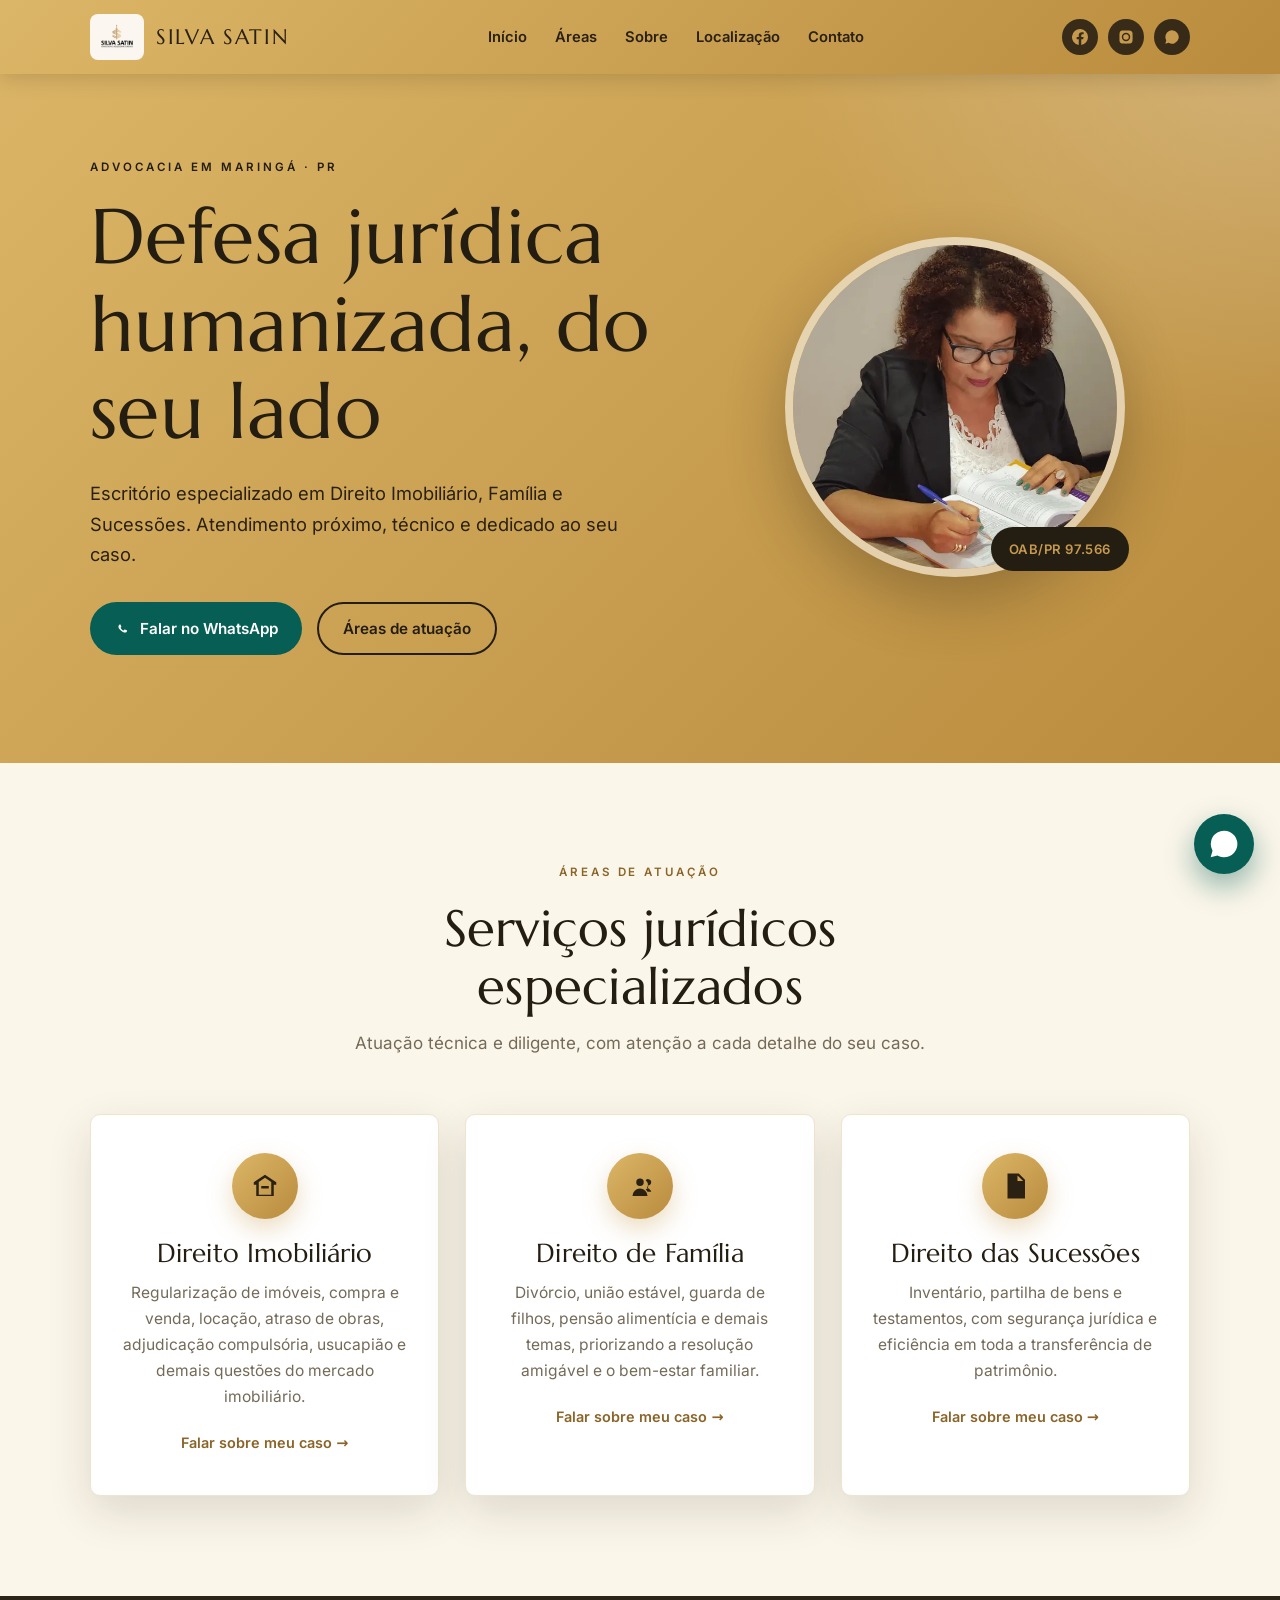
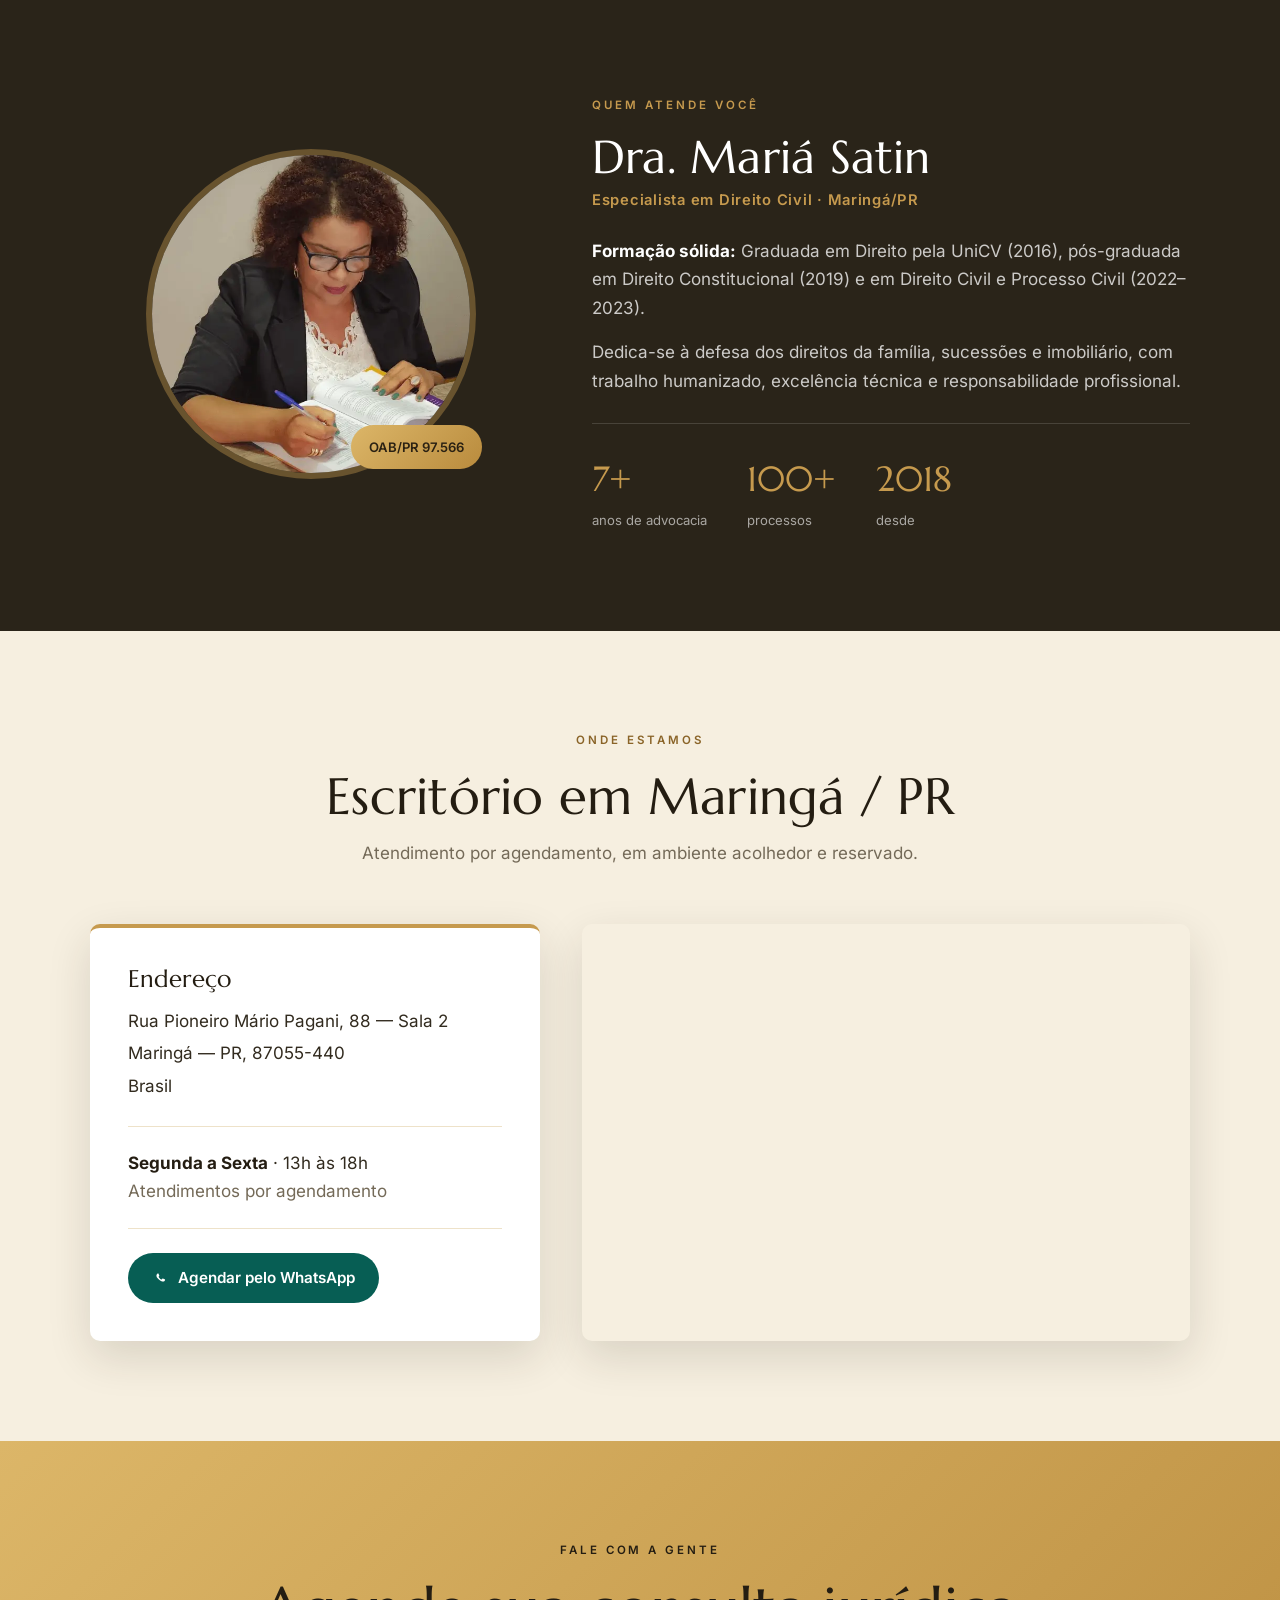
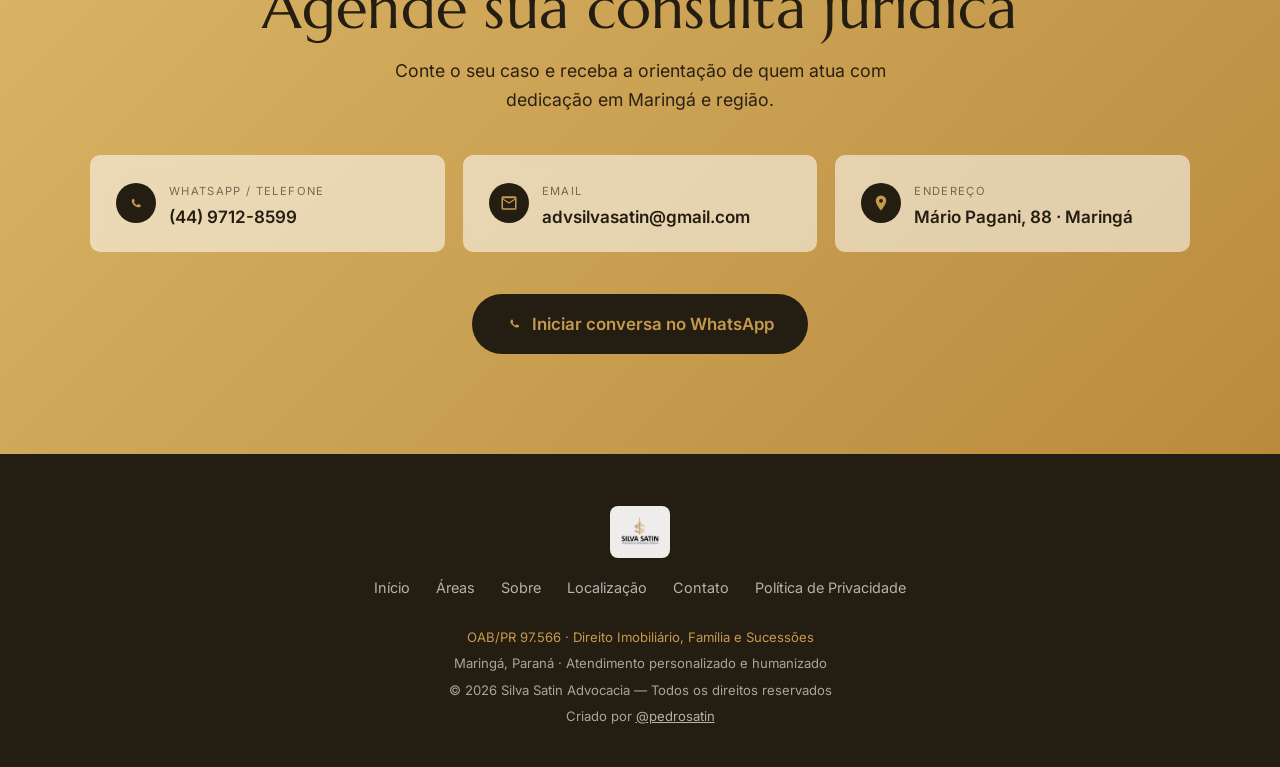
<file: index.html>
<!DOCTYPE html>
<html lang="pt-BR">
  <head>
    <meta charset="UTF-8" />
    <meta name="viewport" content="width=device-width, initial-scale=1.0" />

    <meta
      name="keywords"
      content="advocacia, direito das sucessões, direito imobiliário, direito de família, Silva Satin, Maringá, Paraná, advogada, sol nascente"
    />
    <meta name="author" content="Silva Satin Advocacia" />
    <meta
      name="description"
      content="Silva Satin Advocacia - Especialistas em Direito Imobiliário, Família e Sucessões em Maringá e região, Paraná. Atendimento personalizado."
    />
    <meta
      property="og:title"
      content="Silva Satin Advocacia - Maringá e região"
    />
    <meta
      name="og:description"
      content="Silva Satin Advocacia - Especialistas em Direito Imobiliário, Família e Sucessões. Atendimento personalizado em Maringá, Paraná. Escritório localizado no Conjunto Sol Nascente."
    />
    <meta
      property="og:image"
      content="https://silvasatin.adv.br/assets/logo.webp"
    />
    <meta property="og:image:width" content="200" />
    <meta property="og:image:height" content="200" />
    <meta property="og:url" content="https://silvasatin.adv.br/" />
    <meta property="og:type" content="website" />
    <meta property="og:locale" content="pt_BR" />
    <meta
      property="twitter:image"
      content="https://silvasatin.adv.br/assets/logo.webp"
    />
    <meta
      property="twitter:title"
      content="Silva Satin Advocacia - Maringá e região"
    />
    <meta name="twitter:card" content="summary" />
    <meta
      property="twitter:description"
      content="Silva Satin Advocacia - Especialistas em Direito Imobiliário, Família e Sucessões. Atendimento personalizado em Maringá, Paraná. Escritório localizado no Conjunto Sol Nascente."
    />
    <meta name="robots" content="index, follow" />
    <meta name="geo.region" content="BR-PR" />
    <meta name="geo.placename" content="Maringá" />
    <link rel="canonical" href="https://silvasatin.adv.br/" />
    <link rel="sitemap" type="application/xml" href="/sitemap.xml" />

    <link
      rel="apple-touch-icon"
      sizes="180x180"
      href="./apple-touch-icon.png"
    />
    <link
      rel="icon"
      type="image/png"
      sizes="32x32"
      href="./favicon-32x32.png"
    />
    <link
      rel="icon"
      type="image/png"
      sizes="16x16"
      href="./favicon-16x16.png"
    />
    <link rel="manifest" href="./site.webmanifest" />
    <link rel="mask-icon" href="./safari-pinned-tab.svg" color="#d2ab70" />
    <meta name="msapplication-TileColor" content="#d2ab70" />
    <meta name="theme-color" content="#d2ab70" />

    <title>Silva Satin Advocacia | Família, Imóveis e Sucessões em Maringá</title>

    <script type="application/ld+json">
      {
        "@context": "https://schema.org",
        "@type": "LegalService",
        "name": "Silva Satin Advocacia",
        "alternateName": "Silva Satin Advogados e Associados",
        "description": "Escritório de advocacia especializado em Direito Imobiliário, Família e Sucessões em Maringá, Paraná. Atendimento personalizado com experiência em centenas de processos.",
        "url": "https://silvasatin.adv.br/",
        "logo": "https://silvasatin.adv.br/assets/logo.webp",
        "image": "https://silvasatin.adv.br/assets/advogada.webp",
        "telephone": "+55-44-9712-8599",
        "email": "advsilvasatin@gmail.com",
        "address": {
          "@type": "PostalAddress",
          "streetAddress": "Rua Pioneiro Mário Pagani, 88 Sala 2",
          "addressLocality": "Maringá",
          "addressRegion": "PR",
          "postalCode": "87055-440",
          "addressCountry": "BR"
        },
        "geo": {
          "@type": "GeoCoordinates",
          "latitude": "-23.459078",
          "longitude": "-51.916735"
        },
        "openingHours": "Mo-Fr 13:00-18:00",
        "areaServed": {
          "@type": "Place",
          "name": "Maringá e região, Paraná"
        },
        "serviceType": [
          "Direito Imobiliário",
          "Direito de Família",
          "Direito das Sucessões"
        ],
        "founder": {
          "@type": "Person",
          "name": "Mariá Satin",
          "jobTitle": "Advogada",
          "memberOf": {
            "@type": "Organization",
            "name": "OAB/PR",
            "identifier": "97.566"
          }
        },
        "sameAs": [
          "https://www.facebook.com/advocaciaeassessoriasilvasatin",
          "https://www.instagram.com/silvasatinadvocacia"
        ]
      }
    </script>

    <meta name="classification" content="Escritório de Advocacia" />
    <meta name="category" content="Serviços Jurídicos" />
    <meta name="coverage" content="Maringá, Paraná, Brasil" />
    <meta name="distribution" content="Global" />
    <meta name="rating" content="General" />
    <meta name="revisit-after" content="7 days" />
    <meta name="expires" content="never" />
    <meta name="language" content="pt-BR" />
    <meta
      name="googlebot"
      content="index, follow, max-snippet:-1, max-image-preview:large, max-video-preview:-1"
    />
    <meta name="bingbot" content="index, follow" />

    <link rel="preload" href="assets/fontes/inter-latin.woff2" as="font" type="font/woff2" crossorigin />
    <link rel="preload" href="assets/fontes/marcellus-latin.woff2" as="font" type="font/woff2" crossorigin />
    <link rel="stylesheet" href="styles.css" />
  </head>
  <body>
    <svg xmlns="http://www.w3.org/2000/svg" style="display:none">
      <symbol id="ic-whatsapp" viewBox="0 0 24 24"><path d="M17.5 14.4c-.3-.1-1.8-.9-2-1-.3-.1-.5-.1-.7.1-.2.3-.7.9-.9 1.1-.2.2-.3.2-.6.1-.3-.1-1.2-.5-2.3-1.4-.9-.8-1.4-1.7-1.6-2-.2-.3 0-.5.1-.6l.5-.5c.1-.2.2-.3.3-.5.1-.2 0-.4 0-.5s-.7-1.6-.9-2.2c-.2-.6-.5-.5-.7-.5h-.6c-.2 0-.5.1-.8.4-.3.3-1 1-1 2.5s1.1 2.9 1.2 3.1c.2.2 2.1 3.2 5.1 4.5.7.3 1.3.5 1.7.6.7.2 1.4.2 1.9.1.6-.1 1.8-.7 2-1.4.3-.7.3-1.3.2-1.4-.1-.1-.3-.2-.6-.3zM12 2a10 10 0 00-8.6 15L2 22l5.1-1.3A10 10 0 1012 2z"/></symbol>
      <symbol id="ic-whatsapp-glyph" viewBox="0 0 24 24"><path d="M17.5 14.4c-.3-.1-1.8-.9-2-1-.3-.1-.5-.1-.7.1-.2.3-.7.9-.9 1.1-.2.2-.3.2-.6.1-.3-.1-1.2-.5-2.3-1.4-.9-.8-1.4-1.7-1.6-2-.2-.3 0-.5.1-.6l.5-.5c.1-.2.2-.3.3-.5.1-.2 0-.4 0-.5s-.7-1.6-.9-2.2c-.2-.6-.5-.5-.7-.5h-.6c-.2 0-.5.1-.8.4-.3.3-1 1-1 2.5s1.1 2.9 1.2 3.1c.2.2 2.1 3.2 5.1 4.5.7.3 1.3.5 1.7.6.7.2 1.4.2 1.9.1.6-.1 1.8-.7 2-1.4.3-.7.3-1.3.2-1.4-.1-.1-.3-.2-.6-.3z"/></symbol>
    </svg>
    <header>
      <div class="wrap nav">
        <a href="#inicio" class="brand"><img src="./assets/logo.webp" width="200" height="200" alt="Silva Satin Advocacia" /><span class="bname">SILVA SATIN</span></a>
        <nav class="menu"><a href="#inicio">Início</a><a href="#areas">Áreas</a><a href="#sobre">Sobre</a><a href="#local">Localização</a><a href="#contato">Contato</a></nav>
        <div class="nav-side">
          <div class="socials">
            <a href="#" aria-label="Facebook"><svg viewBox="0 0 24 24"><path d="M24 12a12 12 0 10-13.9 11.9v-8.4H7v-3.5h3.1V9.4c0-3 1.8-4.7 4.6-4.7 1.3 0 2.7.2 2.7.2v3h-1.5c-1.5 0-2 .9-2 1.9v2.2h3.4l-.5 3.5h-2.9v8.4A12 12 0 0024 12z"/></svg></a>
            <a href="#" aria-label="Instagram"><svg viewBox="0 0 24 24"><path d="M12 2.2c3.2 0 3.6 0 4.9.1 1.2.1 1.8.3 2.2.4.6.2 1 .5 1.4.9.4.4.7.8.9 1.4.2.4.4 1 .4 2.2.1 1.3.1 1.7.1 4.9s0 3.6-.1 4.9c-.1 1.2-.3 1.8-.4 2.2-.2.6-.5 1-.9 1.4-.4.4-.8.7-1.4.9-.4.2-1 .4-2.2.4-1.3.1-1.7.1-4.9.1s-3.6 0-4.9-.1c-1.2-.1-1.8-.3-2.2-.4-.6-.2-1-.5-1.4-.9-.4-.4-.7-.8-.9-1.4-.2-.4-.4-1-.4-2.2C2.2 15.6 2.2 15.2 2.2 12s0-3.6.1-4.9c.1-1.2.3-1.8.4-2.2.2-.6.5-1 .9-1.4.4-.4.8-.7 1.4-.9.4-.2 1-.4 2.2-.4C8.4 2.2 8.8 2.2 12 2.2zm0 3.5A6.3 6.3 0 1018.3 12 6.3 6.3 0 0012 5.7zm0 10.4A4.1 4.1 0 1116.1 12 4.1 4.1 0 0112 16.1zm6.5-10.9a1.5 1.5 0 11-1.5-1.5 1.5 1.5 0 011.5 1.5z"/></svg></a>
            <a href="https://wa.me/554497128599" aria-label="WhatsApp"><svg viewBox="0 0 24 24"><use href="#ic-whatsapp"/></svg></a>
          </div>
        </div>
      </div>
    </header>

    <main>
    <section class="hero" id="inicio">
      <div class="wrap hero-grid">
        <div>
          <span class="eyebrow">Advocacia em Maringá · PR</span>
          <h1>Defesa jurídica humanizada, do seu lado</h1>
          <p>Escritório especializado em Direito Imobiliário, Família e Sucessões. Atendimento próximo, técnico e dedicado ao seu caso.</p>
          <div class="hero-cta">
            <a href="https://wa.me/554497128599" class="btn btn-wa"><svg viewBox="0 0 24 24"><use href="#ic-whatsapp-glyph"/></svg>Falar no WhatsApp</a>
            <a href="#areas" class="btn btn-outline">Áreas de atuação</a>
          </div>
        </div>
        <div class="hero-figure">
          <img src="./assets/advogada.webp" width="610" height="607" alt="Dra. Mariá Satin" />
          <span class="tag">OAB/PR 97.566</span>
        </div>
      </div>
    </section>

    <section class="areas" id="areas">
      <div class="wrap">
        <div class="sec-head">
          <span class="eyebrow">Áreas de atuação</span>
          <h2>Serviços jurídicos especializados</h2>
          <p>Atuação técnica e diligente, com atenção a cada detalhe do seu caso.</p>
        </div>
        <div class="cards">
          <article class="card">
            <div class="ic"><svg viewBox="0 0 24 24"><path d="M12 3l9 6v2h-2v9H5v-9H3V9l9-6zm0 2.4L7 8.7V19h10V8.7L12 5.4zM9 12h6v2H9v-2z"/></svg></div>
            <h3>Direito Imobiliário</h3>
            <p>Regularização de imóveis, compra e venda, locação, atraso de obras, adjudicação compulsória, usucapião e demais questões do mercado imobiliário.</p>
            <a class="more" href="https://wa.me/554497128599">Falar sobre meu caso →</a>
          </article>
          <article class="card">
            <div class="ic"><svg viewBox="0 0 24 24"><path d="M12 12a3 3 0 100-6 3 3 0 000 6zm-6 8a6 6 0 0112 0H6zm12.5-8.5a2.5 2.5 0 10-2-4 4 4 0 011 5.9c1.6.5 2.9 1.7 3.5 3.1h-3a5.9 5.9 0 00-1.5-2 2.5 2.5 0 002-2.9z"/></svg></div>
            <h3>Direito de Família</h3>
            <p>Divórcio, união estável, guarda de filhos, pensão alimentícia e demais temas, priorizando a resolução amigável e o bem-estar familiar.</p>
            <a class="more" href="https://wa.me/554497128599">Falar sobre meu caso →</a>
          </article>
          <article class="card">
            <div class="ic"><svg viewBox="0 0 24 24"><path d="M6 2h9l5 5v15H6V2zm8 1.5V8h4.5L14 3.5zM8 12h8v1.5H8V12zm0 4h8v1.5H8V16z"/></svg></div>
            <h3>Direito das Sucessões</h3>
            <p>Inventário, partilha de bens e testamentos, com segurança jurídica e eficiência em toda a transferência de patrimônio.</p>
            <a class="more" href="https://wa.me/554497128599">Falar sobre meu caso →</a>
          </article>
        </div>
      </div>
    </section>

    <section class="about" id="sobre">
      <div class="wrap about-grid">
        <div class="about-photo">
          <img src="./assets/advogada.webp" width="610" height="607" alt="Dra. Mariá Satin, advogada em Maringá" />
          <span class="tag">OAB/PR 97.566</span>
        </div>
        <div>
          <span class="eyebrow">Quem atende você</span>
          <h2>Dra. Mariá Satin</h2>
          <div class="role">Especialista em Direito Civil · Maringá/PR</div>
          <p><strong>Formação sólida:</strong> Graduada em Direito pela UniCV (2016), pós-graduada em Direito Constitucional (2019) e em Direito Civil e Processo Civil (2022–2023).</p>
          <p>Dedica-se à defesa dos direitos da família, sucessões e imobiliário, com trabalho humanizado, excelência técnica e responsabilidade profissional.</p>
          <div class="facts">
            <div><div class="n">7+</div><div class="l">anos de advocacia</div></div>
            <div><div class="n">100+</div><div class="l">processos</div></div>
            <div><div class="n">2018</div><div class="l">desde</div></div>
          </div>
        </div>
      </div>
    </section>

    <section class="local" id="local">
      <div class="wrap">
        <div class="sec-head">
          <span class="eyebrow">Onde estamos</span>
          <h2>Escritório em Maringá / PR</h2>
          <p>Atendimento por agendamento, em ambiente acolhedor e reservado.</p>
        </div>
        <div class="local-grid">
          <div class="info-card">
            <h3>Endereço</h3>
            <address>Rua Pioneiro Mário Pagani, 88 — Sala 2<br />Maringá — PR, 87055-440<br />Brasil</address>
            <div class="hours"><strong>Segunda a Sexta</strong> · 13h às 18h<br /><span style="color:var(--muted)">Atendimentos por agendamento</span></div>
            <a href="https://wa.me/554497128599" class="btn btn-wa"><svg viewBox="0 0 24 24"><use href="#ic-whatsapp-glyph"/></svg>Agendar pelo WhatsApp</a>
          </div>
          <div class="map" id="map">
            <div class="map-placeholder">
              <div class="ic"><svg viewBox="0 0 24 24"><path d="M12 2a7 7 0 00-7 7c0 5 7 13 7 13s7-8 7-13a7 7 0 00-7-7zm0 9.5A2.5 2.5 0 1112 6.5a2.5 2.5 0 010 5z"/></svg></div>
              <address>Rua Pioneiro Mário Pagani, 88 — Sala 2<br />Maringá — PR, 87055-440</address>
              <div class="map-actions">
                <a class="map-ext-link" href="https://www.google.com/maps/search/?api=1&amp;query=Rua+Pioneiro+M%C3%A1rio+Pagani+88+Maring%C3%A1+PR" target="_blank" rel="noopener noreferrer">Ver no Google Maps ↗</a>
              </div>
            </div>
          </div>
        </div>
      </div>
    </section>

    <section class="contact" id="contato">
      <div class="wrap">
        <span class="eyebrow">Fale com a gente</span>
        <h2>Agende sua consulta jurídica</h2>
        <p class="lead">Conte o seu caso e receba a orientação de quem atua com dedicação em Maringá e região.</p>
        <div class="contact-methods">
          <a class="cm" href="https://wa.me/554497128599">
            <span class="ic"><svg viewBox="0 0 24 24"><use href="#ic-whatsapp-glyph"/></svg></span>
            <span><span class="k">WhatsApp / Telefone</span><br /><span class="v">(44) 9712-8599</span></span>
          </a>
          <a class="cm" href="mailto:advsilvasatin@gmail.com">
            <span class="ic"><svg viewBox="0 0 24 24"><path d="M2 5c0-1.1.9-2 2-2h16a2 2 0 012 2v14a2 2 0 01-2 2H4a2 2 0 01-2-2V5zm2 .5v.4l8 5 8-5v-.4H4zm16 2.3l-7.5 4.7a1 1 0 01-1 0L4 7.8V19h16V7.8z"/></svg></span>
            <span><span class="k">Email</span><br /><span class="v">advsilvasatin@gmail.com</span></span>
          </a>
          <a class="cm" href="#local">
            <span class="ic"><svg viewBox="0 0 24 24"><path d="M12 2a7 7 0 00-7 7c0 5 7 13 7 13s7-8 7-13a7 7 0 00-7-7zm0 9.5A2.5 2.5 0 1112 6.5a2.5 2.5 0 010 5z"/></svg></span>
            <span><span class="k">Endereço</span><br /><span class="v">Mário Pagani, 88 · Maringá</span></span>
          </a>
        </div>
        <a href="https://wa.me/554497128599" class="btn btn-dark" style="font-size:1.05rem;padding:16px 34px"><svg viewBox="0 0 24 24"><use href="#ic-whatsapp-glyph"/></svg>Iniciar conversa no WhatsApp</a>
      </div>
    </section>
    </main>

    <footer>
      <div class="wrap">
        <div class="brand"><img src="./assets/logo.webp" width="200" height="200" alt="Silva Satin" style="height:52px" /></div>
        <nav class="fmenu"><a href="#inicio">Início</a><a href="#areas">Áreas</a><a href="#sobre">Sobre</a><a href="#local">Localização</a><a href="#contato">Contato</a><a href="privacidade.html">Política de Privacidade</a></nav>
        <small class="oab">OAB/PR 97.566 · Direito Imobiliário, Família e Sucessões</small>
        <small>Maringá, Paraná · Atendimento personalizado e humanizado</small>
        <small>© 2026 Silva Satin Advocacia — Todos os direitos reservados</small>
        <small>Criado por <a href="https://github.com/pedrosatin" target="_blank" rel="noopener noreferrer" style="color:rgba(255,255,255,0.66);text-decoration:underline">@pedrosatin</a></small>
      </div>
    </footer>

    <a href="https://wa.me/554497128599" class="wa-float" aria-label="WhatsApp"><svg viewBox="0 0 24 24"><use href="#ic-whatsapp"/></svg></a>

    <script>
      (function () {
        var map = document.getElementById("map");
        if (!map) return;

        function loadMap() {
          var iframe = document.createElement("iframe");
          iframe.src = "https://www.google.com/maps/embed?pb=!1m18!1m12!1m3!1d3660.1263231044722!2d-51.91673532297042!3d-23.455907457729772!2m3!1f0!2f0!3f0!3m2!1i1024!2i768!4f13.1!3m3!1m2!1s0x0%3A0x0!2zMjPCsDI3JzIxLjMiUyA1McKwNTQnNTEuMCJX!5e0!3m2!1sen!2sbr!4v1721777402883!5m2!1sen!2sbr";
          iframe.loading = "lazy";
          iframe.title = "Mapa Silva Satin Advocacia";
          iframe.style.border = "0";
          iframe.style.width = "100%";
          iframe.style.height = "100%";
          iframe.style.minHeight = "400px";
          iframe.style.display = "block";
          map.innerHTML = "";
          map.appendChild(iframe);
        }

        // Carrega o mapa automaticamente quando a seção se aproxima da tela,
        // mas só depois que a página inteira já carregou (window.load) — assim
        // o mapa nunca disputa banda/CPU com o conteúdo inicial, mesmo que o
        // usuário role rápido até a seção antes do resto da página terminar.
        var pageLoaded = false;
        var sectionNear = false;

        function maybeLoadMap() {
          if (pageLoaded && sectionNear) loadMap();
        }

        window.addEventListener("load", function () {
          pageLoaded = true;
          maybeLoadMap();
        });

        if ("IntersectionObserver" in window) {
          var observer = new IntersectionObserver(
            function (entries) {
              entries.forEach(function (entry) {
                if (entry.isIntersecting) {
                  sectionNear = true;
                  observer.disconnect();
                  maybeLoadMap();
                }
              });
            },
            { rootMargin: "300px 0px" }
          );
          observer.observe(map);
        } else {
          // Fallback para navegadores sem IntersectionObserver: carrega após o load.
          sectionNear = true;
        }
      })();
    </script>
  </body>
</html>
</file>
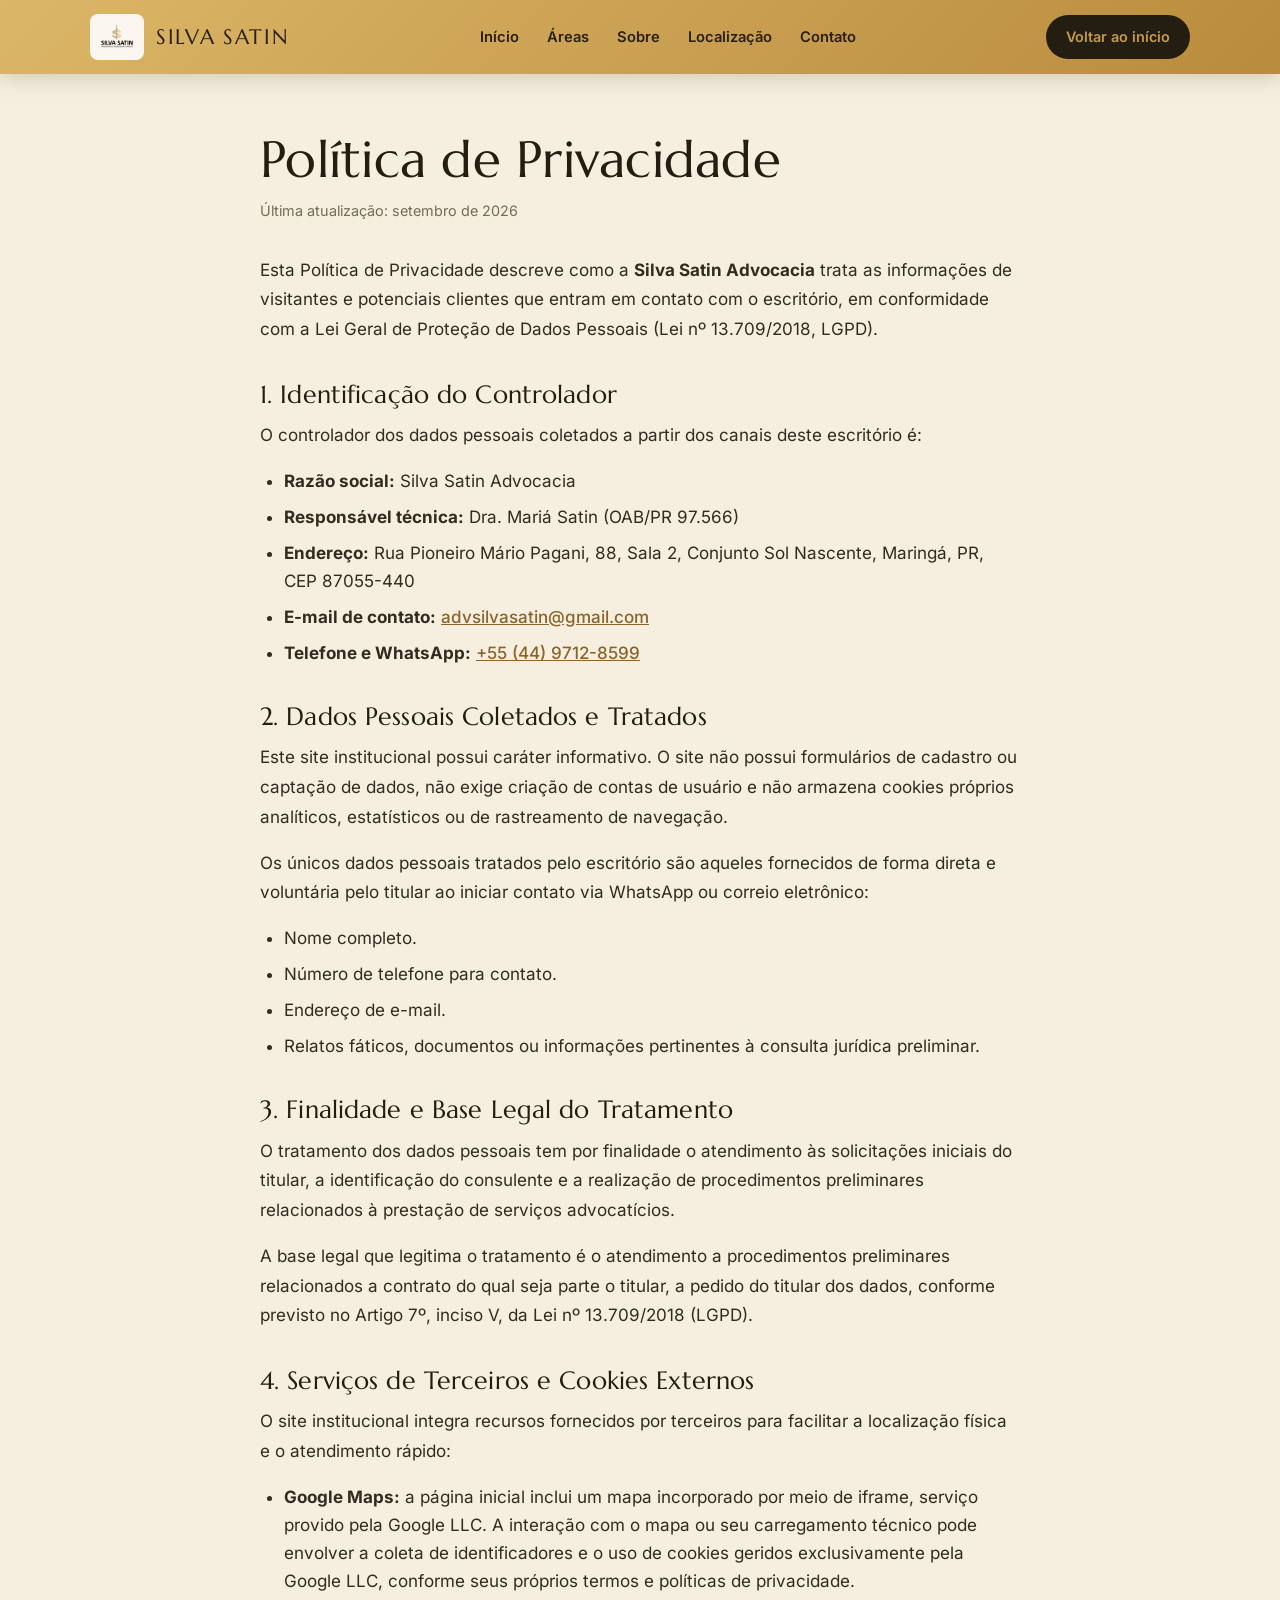
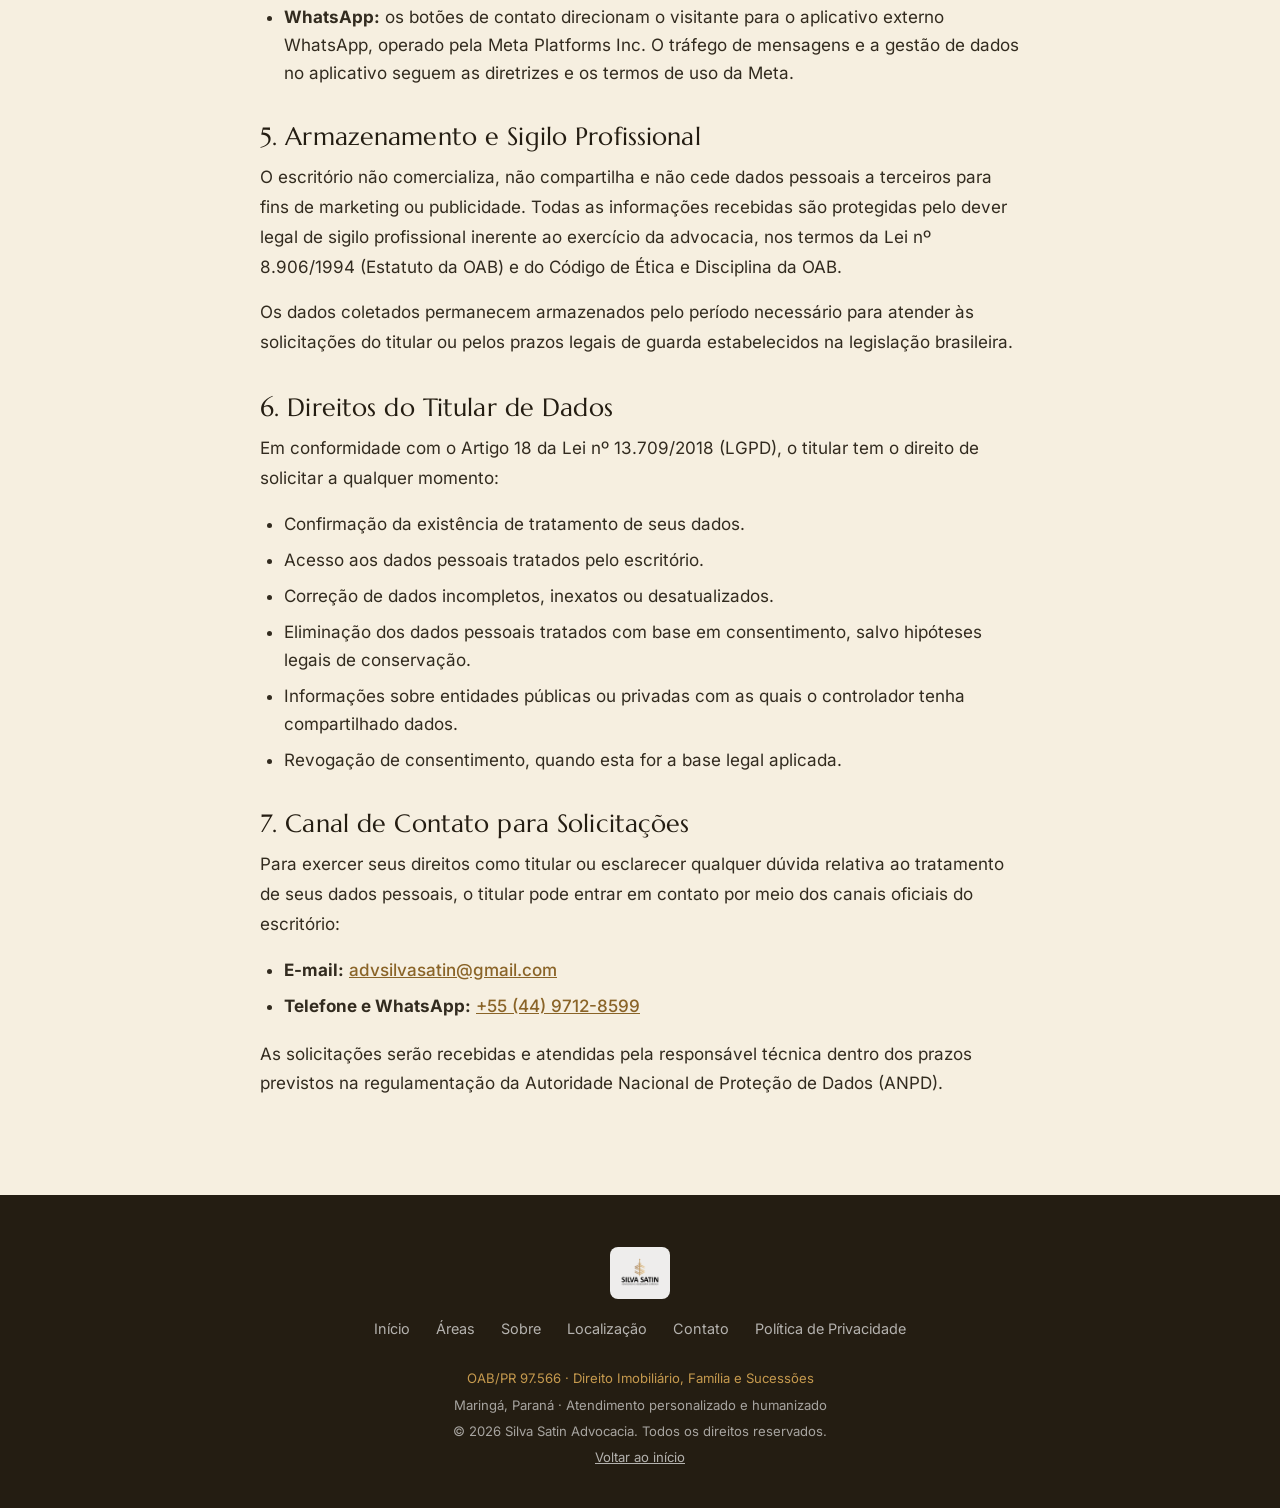
<file: privacidade.html>
<!DOCTYPE html>
<html lang="pt-BR">
  <head>
    <meta charset="UTF-8" />
    <meta name="viewport" content="width=device-width, initial-scale=1.0" />
    <title>Política de Privacidade | Silva Satin Advocacia</title>
    <meta
      name="description"
      content="Política de privacidade e informações sobre o tratamento de dados pessoais pela Silva Satin Advocacia conforme a LGPD."
    />
    <meta name="author" content="Silva Satin Advocacia" />
    <meta name="robots" content="index, follow" />
    <link rel="canonical" href="https://silvasatin.adv.br/privacidade.html" />

    <meta
      property="og:title"
      content="Política de Privacidade | Silva Satin Advocacia"
    />
    <meta
      property="og:description"
      content="Política de privacidade e informações sobre o tratamento de dados pessoais pela Silva Satin Advocacia conforme a LGPD."
    />
    <meta
      property="og:image"
      content="https://silvasatin.adv.br/assets/logo.webp"
    />
    <meta property="og:url" content="https://silvasatin.adv.br/privacidade.html" />
    <meta property="og:type" content="website" />
    <meta property="og:locale" content="pt_BR" />

    <meta name="twitter:card" content="summary_large_image" />
    <meta
      property="twitter:title"
      content="Política de Privacidade | Silva Satin Advocacia"
    />
    <meta
      property="twitter:description"
      content="Política de privacidade e informações sobre o tratamento de dados pessoais pela Silva Satin Advocacia conforme a LGPD."
    />
    <meta
      property="twitter:image"
      content="https://silvasatin.adv.br/assets/logo.webp"
    />

    <link
      rel="apple-touch-icon"
      sizes="180x180"
      href="./apple-touch-icon.png"
    />
    <link
      rel="icon"
      type="image/png"
      sizes="32x32"
      href="./favicon-32x32.png"
    />
    <link
      rel="icon"
      type="image/png"
      sizes="16x16"
      href="./favicon-16x16.png"
    />
    <link rel="manifest" href="./site.webmanifest" />
    <meta name="theme-color" content="#d2ab70" />

    <link
      rel="preload"
      href="assets/fontes/inter-latin.woff2"
      as="font"
      type="font/woff2"
      crossorigin
    />
    <link
      rel="preload"
      href="assets/fontes/marcellus-latin.woff2"
      as="font"
      type="font/woff2"
      crossorigin
    />
    <link rel="stylesheet" href="styles.css" />
  </head>
  <body>
    <header>
      <div class="wrap nav">
        <a href="index.html" class="brand">
          <img
            src="./assets/logo.webp"
            width="200"
            height="200"
            alt="Silva Satin Advocacia"
          />
          <span class="bname">SILVA SATIN</span>
        </a>
        <nav class="menu">
          <a href="index.html">Início</a>
          <a href="index.html#areas">Áreas</a>
          <a href="index.html#sobre">Sobre</a>
          <a href="index.html#local">Localização</a>
          <a href="index.html#contato">Contato</a>
        </nav>
        <div class="nav-side">
          <a
            href="index.html"
            class="btn btn-dark"
            style="padding:10px 20px;font-size:0.9rem"
          >
            Voltar ao início
          </a>
        </div>
      </div>
    </header>

    <main class="legal-page">
      <div class="wrap">
        <article class="legal-content">
          <h1>Política de Privacidade</h1>
          <p class="legal-updated">Última atualização: setembro de 2026</p>

          <p>
            Esta Política de Privacidade descreve como a
            <strong>Silva Satin Advocacia</strong> trata as informações de
            visitantes e potenciais clientes que entram em contato com o
            escritório, em conformidade com a Lei Geral de Proteção de Dados
            Pessoais (Lei nº 13.709/2018, LGPD).
          </p>

          <h2>1. Identificação do Controlador</h2>
          <p>
            O controlador dos dados pessoais coletados a partir dos canais deste
            escritório é:
          </p>
          <ul>
            <li><strong>Razão social:</strong> Silva Satin Advocacia</li>
            <li>
              <strong>Responsável técnica:</strong> Dra. Mariá Satin (OAB/PR
              97.566)
            </li>
            <li>
              <strong>Endereço:</strong> Rua Pioneiro Mário Pagani, 88, Sala 2,
              Conjunto Sol Nascente, Maringá, PR, CEP 87055-440
            </li>
            <li>
              <strong>E-mail de contato:</strong>
              <a href="mailto:advsilvasatin@gmail.com"
                >advsilvasatin@gmail.com</a
              >
            </li>
            <li>
              <strong>Telefone e WhatsApp:</strong>
              <a href="https://wa.me/554497128599">+55 (44) 9712-8599</a>
            </li>
          </ul>

          <h2>2. Dados Pessoais Coletados e Tratados</h2>
          <p>
            Este site institucional possui caráter informativo. O site não
            possui formulários de cadastro ou captação de dados, não exige
            criação de contas de usuário e não armazena cookies próprios analíticos,
            estatísticos ou de rastreamento de navegação.
          </p>
          <p>
            Os únicos dados pessoais tratados pelo escritório são aqueles
            fornecidos de forma direta e voluntária pelo titular ao iniciar
            contato via WhatsApp ou correio eletrônico:
          </p>
          <ul>
            <li>Nome completo.</li>
            <li>Número de telefone para contato.</li>
            <li>Endereço de e-mail.</li>
            <li>
              Relatos fáticos, documentos ou informações pertinentes à consulta
              jurídica preliminar.
            </li>
          </ul>

          <h2>3. Finalidade e Base Legal do Tratamento</h2>
          <p>
            O tratamento dos dados pessoais tem por finalidade o atendimento às
            solicitações iniciais do titular, a identificação do consulente e a
            realização de procedimentos preliminares relacionados à prestação de
            serviços advocatícios.
          </p>
          <p>
            A base legal que legitima o tratamento é o atendimento a
            procedimentos preliminares relacionados a contrato do qual seja parte
            o titular, a pedido do titular dos dados, conforme previsto no Artigo
            7º, inciso V, da Lei nº 13.709/2018 (LGPD).
          </p>

          <h2>4. Serviços de Terceiros e Cookies Externos</h2>
          <p>
            O site institucional integra recursos fornecidos por terceiros para
            facilitar a localização física e o atendimento rápido:
          </p>
          <ul>
            <li>
              <strong>Google Maps:</strong> a página inicial inclui um mapa
              incorporado por meio de iframe, serviço provido pela Google LLC. A
              interação com o mapa ou seu carregamento técnico pode envolver a
              coleta de identificadores e o uso de cookies geridos
              exclusivamente pela Google LLC, conforme seus próprios termos e
              políticas de privacidade.
            </li>
            <li>
              <strong>WhatsApp:</strong> os botões de contato direcionam o
              visitante para o aplicativo externo WhatsApp, operado pela Meta
              Platforms Inc. O tráfego de mensagens e a gestão de dados no
              aplicativo seguem as diretrizes e os termos de uso da Meta.
            </li>
          </ul>

          <h2>5. Armazenamento e Sigilo Profissional</h2>
          <p>
            O escritório não comercializa, não compartilha e não cede dados
            pessoais a terceiros para fins de marketing ou publicidade. Todas as
            informações recebidas são protegidas pelo dever legal de sigilo
            profissional inerente ao exercício da advocacia, nos termos da Lei nº
            8.906/1994 (Estatuto da OAB) e do Código de Ética e Disciplina da
            OAB.
          </p>
          <p>
            Os dados coletados permanecem armazenados pelo período necessário
            para atender às solicitações do titular ou pelos prazos legais de
            guarda estabelecidos na legislação brasileira.
          </p>

          <h2>6. Direitos do Titular de Dados</h2>
          <p>
            Em conformidade com o Artigo 18 da Lei nº 13.709/2018 (LGPD), o
            titular tem o direito de solicitar a qualquer momento:
          </p>
          <ul>
            <li>Confirmação da existência de tratamento de seus dados.</li>
            <li>Acesso aos dados pessoais tratados pelo escritório.</li>
            <li>
              Correção de dados incompletos, inexatos ou desatualizados.
            </li>
            <li>
              Eliminação dos dados pessoais tratados com base em consentimento,
              salvo hipóteses legais de conservação.
            </li>
            <li>
              Informações sobre entidades públicas ou privadas com as quais o
              controlador tenha compartilhado dados.
            </li>
            <li>Revogação de consentimento, quando esta for a base legal aplicada.</li>
          </ul>

          <h2>7. Canal de Contato para Solicitações</h2>
          <p>
            Para exercer seus direitos como titular ou esclarecer qualquer dúvida
            relativa ao tratamento de seus dados pessoais, o titular pode entrar
            em contato por meio dos canais oficiais do escritório:
          </p>
          <ul>
            <li>
              <strong>E-mail:</strong>
              <a href="mailto:advsilvasatin@gmail.com"
                >advsilvasatin@gmail.com</a
              >
            </li>
            <li>
              <strong>Telefone e WhatsApp:</strong>
              <a href="https://wa.me/554497128599">+55 (44) 9712-8599</a>
            </li>
          </ul>
          <p>
            As solicitações serão recebidas e atendidas pela responsável técnica
            dentro dos prazos previstos na regulamentação da Autoridade Nacional
            de Proteção de Dados (ANPD).
          </p>
        </article>
      </div>
    </main>

    <footer>
      <div class="wrap">
        <div class="brand">
          <img
            src="./assets/logo.webp"
            width="200"
            height="200"
            alt="Silva Satin"
            style="height:52px"
          />
        </div>
        <nav class="fmenu">
          <a href="index.html">Início</a>
          <a href="index.html#areas">Áreas</a>
          <a href="index.html#sobre">Sobre</a>
          <a href="index.html#local">Localização</a>
          <a href="index.html#contato">Contato</a>
          <a href="privacidade.html">Política de Privacidade</a>
        </nav>
        <small class="oab"
          >OAB/PR 97.566 · Direito Imobiliário, Família e Sucessões</small
        >
        <small
          >Maringá, Paraná · Atendimento personalizado e humanizado</small
        >
        <small>© 2026 Silva Satin Advocacia. Todos os direitos reservados.</small>
        <small
          ><a
            href="index.html"
            style="color:rgba(255,255,255,0.66);text-decoration:underline"
            >Voltar ao início</a
          ></small
        >
      </div>
    </footer>
  </body>
</html>
</file>
<file: styles.css>
/* Fontes auto-hospedadas (evitam requisição bloqueante ao Google Fonts) */
/* Inter — arquivo variável, cobre os pesos 400 a 700 */
@font-face {
  font-family: "Inter";
  font-style: normal;
  font-weight: 400 700;
  font-display: swap;
  src: url("assets/fontes/inter-latin-ext.woff2") format("woff2");
  unicode-range: U+0100-02BA, U+02BD-02C5, U+02C7-02CC, U+02CE-02D7, U+02DD-02FF, U+0304, U+0308, U+0329, U+1D00-1DBF, U+1E00-1E9F, U+1EF2-1EFF, U+2020, U+20A0-20AB, U+20AD-20C0, U+2113, U+2C60-2C7F, U+A720-A7FF;
}
@font-face {
  font-family: "Inter";
  font-style: normal;
  font-weight: 400 700;
  font-display: swap;
  src: url("assets/fontes/inter-latin.woff2") format("woff2");
  unicode-range: U+0000-00FF, U+0131, U+0152-0153, U+02BB-02BC, U+02C6, U+02DA, U+02DC, U+0304, U+0308, U+0329, U+2000-206F, U+20AC, U+2122, U+2191, U+2193, U+2212, U+2215, U+FEFF, U+FFFD;
}
@font-face {
  font-family: "Marcellus";
  font-style: normal;
  font-weight: 400;
  font-display: swap;
  src: url("assets/fontes/marcellus-latin-ext.woff2") format("woff2");
  unicode-range: U+0100-02BA, U+02BD-02C5, U+02C7-02CC, U+02CE-02D7, U+02DD-02FF, U+0304, U+0308, U+0329, U+1D00-1DBF, U+1E00-1E9F, U+1EF2-1EFF, U+2020, U+20A0-20AB, U+20AD-20C0, U+2113, U+2C60-2C7F, U+A720-A7FF;
}
@font-face {
  font-family: "Marcellus";
  font-style: normal;
  font-weight: 400;
  font-display: swap;
  src: url("assets/fontes/marcellus-latin.woff2") format("woff2");
  unicode-range: U+0000-00FF, U+0131, U+0152-0153, U+02BB-02BC, U+02C6, U+02DA, U+02DC, U+0304, U+0308, U+0329, U+2000-206F, U+20AC, U+2122, U+2191, U+2193, U+2212, U+2215, U+FEFF, U+FFFD;
}

:root {
  --gold: #c69a4e;
  --gold-deep: #8a6428;
  --gold-grad: linear-gradient(135deg, #dcb668 0%, #b98b3d 100%);
  --ink: #241d12;
  --charcoal: #2a2419;
  --cream: #f6efe0;
  --cream-2: #fbf6ea;
  --paper: #ffffff;
  --text: #322b1f;
  --muted: #746a58;
  --on-gold: #2a2113;
  --on-gold-rgb: 42, 33, 19;
  --radius: 10px;
  --shadow: 0 16px 44px rgba(var(--on-gold-rgb), 0.14);
}
* { margin: 0; padding: 0; box-sizing: border-box; }
html { scroll-behavior: smooth; scroll-padding-top: 88px; }
body {
  font-family: "Inter", system-ui, sans-serif; color: var(--text);
  background: var(--cream); line-height: 1.68; font-size: 17px; -webkit-font-smoothing: antialiased;
}
h1, h2, h3 { font-family: "Marcellus", Georgia, serif; font-weight: 400; line-height: 1.14; letter-spacing: 0.005em; }
a { color: inherit; text-decoration: none; transition: all 0.25s ease; }
img { max-width: 100%; height: auto; display: block; }
.wrap { max-width: 1160px; margin: 0 auto; padding: 0 30px; }
.eyebrow { font-size: 0.72rem; font-weight: 600; letter-spacing: 0.26em; text-transform: uppercase; color: var(--gold-deep); display: block; margin-bottom: 16px; }

header { position: fixed; inset: 0 0 auto 0; z-index: 50; background: var(--gold-grad); box-shadow: 0 4px 20px rgba(var(--on-gold-rgb),0.18); }
.nav { display: flex; align-items: center; justify-content: space-between; height: 74px; }
.brand { display: flex; align-items: center; gap: 12px; }
.brand img { width: auto; height: 46px; background: rgba(255,255,255,0.9); border-radius: 8px; padding: 4px 8px; }
.brand .bname { font-family: "Marcellus", serif; font-size: 1.3rem; color: var(--on-gold); letter-spacing: 0.08em; }
.menu { display: flex; gap: 28px; }
.menu a { font-size: 0.92rem; font-weight: 600; color: var(--on-gold); }
.menu a:hover { color: #fff; }
.nav-side { display: flex; align-items: center; gap: 16px; }
.socials { display: flex; gap: 10px; }
.socials a { width: 36px; height: 36px; border-radius: 50%; background: rgba(var(--on-gold-rgb),0.9); display: grid; place-items: center; color: var(--gold); }
.socials a:hover { background: var(--ink); transform: translateY(-2px); }
.socials svg { width: 16px; height: 16px; fill: currentColor; }
.btn { display: inline-flex; align-items: center; gap: 9px; font-weight: 600; font-size: 0.95rem; padding: 12px 24px; border-radius: 40px; cursor: pointer; }
.btn svg { width: 17px; height: 17px; fill: currentColor; }
.btn-dark { background: var(--ink); color: var(--gold); }
.btn-dark:hover { background: #000; }
.btn-wa { background: #075e54; color: #fff; }
.btn-wa:hover { background: #0b6b5e; transform: translateY(-2px); }
.btn-outline { border: 2px solid var(--ink); color: var(--ink); }
.btn-outline:hover { background: var(--ink); color: var(--gold); }

.hero { background: var(--gold-grad); color: var(--on-gold); padding: 158px 0 108px; position: relative; overflow: hidden; }
.hero::before { content: ""; position: absolute; inset: 0; background: radial-gradient(80% 120% at 100% 0%, rgba(255,255,255,0.25), transparent 50%); }
.hero-grid { position: relative; display: grid; grid-template-columns: 1.1fr 0.9fr; gap: 54px; align-items: center; }
.hero .eyebrow { color: var(--ink); }
.hero h1 { font-size: clamp(3rem, 6vw, 4.8rem); margin-bottom: 22px; color: var(--ink); }
.hero p { font-size: 1.14rem; color: var(--on-gold); max-width: 46ch; margin-bottom: 32px; }
.hero-cta { display: flex; gap: 15px; flex-wrap: wrap; }
.hero-figure { position: relative; justify-self: center; }
.hero-figure img { width: 340px; height: 340px; object-fit: cover; border-radius: 50%; border: 8px solid rgba(255,255,255,0.55); box-shadow: 0 24px 60px rgba(var(--on-gold-rgb),0.3); }
.hero-figure .tag { position: absolute; bottom: 6px; right: -4px; background: var(--ink); color: var(--gold); font-weight: 600; font-size: 0.82rem; padding: 11px 18px; border-radius: 40px; letter-spacing: 0.04em; }

section { padding: 100px 0; }
.sec-head { text-align: center; max-width: 660px; margin: 0 auto 56px; }
.sec-head h2 { font-size: clamp(2.2rem, 4.2vw, 3.2rem); margin-bottom: 14px; color: var(--ink); }
.sec-head p { color: var(--muted); font-size: 1.06rem; }

.areas { background: var(--cream-2); }
.cards { display: grid; grid-template-columns: repeat(3, 1fr); gap: 26px; }
.card { background: var(--paper); border-radius: var(--radius); padding: 38px 30px; box-shadow: var(--shadow); border: 1px solid #efe4cd; text-align: center; transition: transform 0.3s ease, box-shadow 0.3s ease; }
.card:hover { transform: translateY(-6px); box-shadow: 0 26px 56px rgba(var(--on-gold-rgb),0.18); }
.card .ic { width: 66px; height: 66px; margin: 0 auto 20px; border-radius: 50%; background: var(--gold-grad); display: grid; place-items: center; color: var(--on-gold); box-shadow: 0 10px 24px rgba(198,154,78,0.35); }
.card .ic svg { width: 30px; height: 30px; fill: currentColor; }
.card h3 { font-size: 1.6rem; margin-bottom: 12px; color: var(--ink); }
.card p { color: var(--muted); font-size: 0.97rem; margin-bottom: 18px; }
.card a.more { color: var(--gold-deep); font-weight: 600; font-size: 0.9rem; }
.card a.more:hover { color: var(--ink); }

.about { background: var(--charcoal); color: #fff; }
.about-grid { display: grid; grid-template-columns: 0.85fr 1.15fr; gap: 60px; align-items: center; }
.about-photo { justify-self: center; position: relative; }
.about-photo img { width: 330px; height: 330px; object-fit: cover; border-radius: 50%; border: 6px solid rgba(198,154,78,0.4); }
.about-photo .tag { position: absolute; bottom: 10px; right: -6px; background: var(--gold-grad); color: var(--on-gold); font-weight: 600; font-size: 0.82rem; padding: 11px 18px; border-radius: 40px; }
.about .eyebrow { color: var(--gold); }
.about h2 { font-size: clamp(2.1rem, 3.6vw, 2.9rem); color: #fff; margin-bottom: 4px; }
.about .role { color: var(--gold); font-weight: 600; font-size: 0.92rem; letter-spacing: 0.05em; margin-bottom: 24px; }
.about p { color: rgba(255,255,255,0.76); margin-bottom: 16px; }
.about strong { color: #fff; }
.about .facts { display: flex; gap: 40px; margin-top: 28px; padding-top: 26px; border-top: 1px solid rgba(255,255,255,0.14); }
.about .facts .n { font-family: "Marcellus", serif; font-size: 2.2rem; color: var(--gold); }
.about .facts .l { font-size: 0.82rem; color: rgba(255,255,255,0.6); }

.local { background: var(--cream); }
.local-grid { display: grid; grid-template-columns: 0.85fr 1.15fr; gap: 42px; align-items: stretch; }
.info-card { background: var(--paper); padding: 38px; border-radius: var(--radius); box-shadow: var(--shadow); border-top: 4px solid var(--gold); }
.info-card h3 { font-size: 1.5rem; margin-bottom: 12px; color: var(--ink); }
.info-card address { font-style: normal; line-height: 1.9; color: var(--text); }
.info-card .hours { margin: 24px 0; padding: 22px 0; border-top: 1px solid #eee2c9; border-bottom: 1px solid #eee2c9; }
.info-card .hours strong { color: var(--ink); }
.map { border-radius: var(--radius); overflow: hidden; min-height: 400px; box-shadow: var(--shadow); }
.map iframe { width: 100%; height: 100%; min-height: 400px; border: 0; display: block; }
.map-placeholder { height: 100%; min-height: 400px; display: flex; flex-direction: column; align-items: center; justify-content: center; gap: 18px; padding: 30px; text-align: center; background: var(--paper); }
.map-placeholder .ic { width: 56px; height: 56px; border-radius: 50%; background: var(--gold-grad); display: grid; place-items: center; color: var(--on-gold); }
.map-placeholder .ic svg { width: 26px; height: 26px; fill: currentColor; }
.map-placeholder address { font-style: normal; color: var(--text); line-height: 1.7; }
.map-placeholder .map-actions { display: flex; gap: 12px; flex-wrap: wrap; justify-content: center; }
.map-placeholder .map-ext-link { color: var(--gold-deep); font-weight: 600; font-size: 0.9rem; align-self: center; }
.map-placeholder .map-ext-link:hover { color: var(--ink); }

.contact { background: var(--gold-grad); color: var(--on-gold); text-align: center; }
.contact .eyebrow { color: var(--ink); }
.contact h2 { font-size: clamp(2.4rem, 5vw, 3.6rem); color: var(--ink); margin-bottom: 14px; }
.contact .lead { color: var(--on-gold); max-width: 50ch; margin: 0 auto 40px; font-size: 1.1rem; }
.contact-methods { display: flex; justify-content: center; gap: 18px; flex-wrap: wrap; margin-bottom: 42px; }
.cm { flex: 1 1 280px; background: rgba(255,255,255,0.55); border-radius: var(--radius); padding: 20px 26px; display: flex; align-items: center; gap: 13px; text-align: left; backdrop-filter: blur(4px); }
.cm:hover { background: rgba(255,255,255,0.8); transform: translateY(-3px); }
.cm .ic { width: 40px; height: 40px; border-radius: 50%; background: var(--ink); color: var(--gold); display: grid; place-items: center; flex-shrink: 0; }
.cm .ic svg { width: 18px; height: 18px; fill: currentColor; }
.cm .k { font-size: 0.7rem; text-transform: uppercase; letter-spacing: 0.12em; color: rgba(var(--on-gold-rgb),0.6); }
.cm .v { font-weight: 600; color: var(--ink); }

footer { background: var(--ink); color: rgba(255,255,255,0.6); padding: 52px 0 38px; text-align: center; }
footer .brand { justify-content: center; margin-bottom: 18px; }
footer .brand img { background: rgba(255,255,255,0.92); }
footer .fmenu { display: flex; gap: 26px; justify-content: center; margin-bottom: 24px; flex-wrap: wrap; }
footer .fmenu a { color: rgba(255,255,255,0.66); font-size: 0.9rem; }
footer .fmenu a:hover { color: var(--gold); }
footer small { display: block; font-size: 0.82rem; line-height: 2; }
footer .oab { color: var(--gold); }

.legal-page { padding: 130px 0 80px; min-height: 70vh; }
.legal-content { max-width: 760px; margin: 0 auto; }
.legal-content h1 { font-size: clamp(2.2rem, 4.2vw, 3.2rem); color: var(--ink); margin-bottom: 10px; }
.legal-content .legal-updated { font-size: 0.9rem; color: var(--muted); margin-bottom: 32px; }
.legal-content h2 { font-size: clamp(1.25rem, 2.4vw, 1.55rem); color: var(--ink); margin-top: 36px; margin-bottom: 12px; }
.legal-content p { color: var(--text); margin-bottom: 16px; line-height: 1.75; }
.legal-content ul { margin: 0 0 20px 24px; color: var(--text); }
.legal-content li { margin-bottom: 8px; line-height: 1.65; }
.legal-content a { color: var(--gold-deep); text-decoration: underline; font-weight: 500; }
.legal-content a:hover { color: var(--ink); }

.wa-float { position: fixed; bottom: 26px; right: 26px; z-index: 90; width: 60px; height: 60px; border-radius: 50%; background: #075e54; display: grid; place-items: center; box-shadow: 0 12px 30px rgba(7,94,84,0.45); animation: pulse 2.6s infinite; }
.wa-float svg { width: 32px; height: 32px; fill: #fff; }
@keyframes pulse { 0%,100% { transform: scale(1); } 50% { transform: scale(1.06); } }

@media (max-width: 900px) {
  .hero-grid, .about-grid, .local-grid { grid-template-columns: 1fr; }
  .hero-figure, .menu { display: none; }
  .cards { grid-template-columns: 1fr; }
}
@media (max-width: 560px) {
  .nav { height: 66px; }
  .brand img { height: 40px; }
  .brand .bname { font-size: 1.05rem; letter-spacing: 0.04em; }
  .nav-side { gap: 10px; }
  .socials { gap: 8px; }
  .socials a { width: 34px; height: 34px; }
  .wrap { padding: 0 20px; }
  .hero {
    min-height: 100vh;
    min-height: 100dvh;
  }
  .cm { width: 100%; }
}
@media (max-width: 360px) {
  .brand .bname { display: none; }
}
</file>
